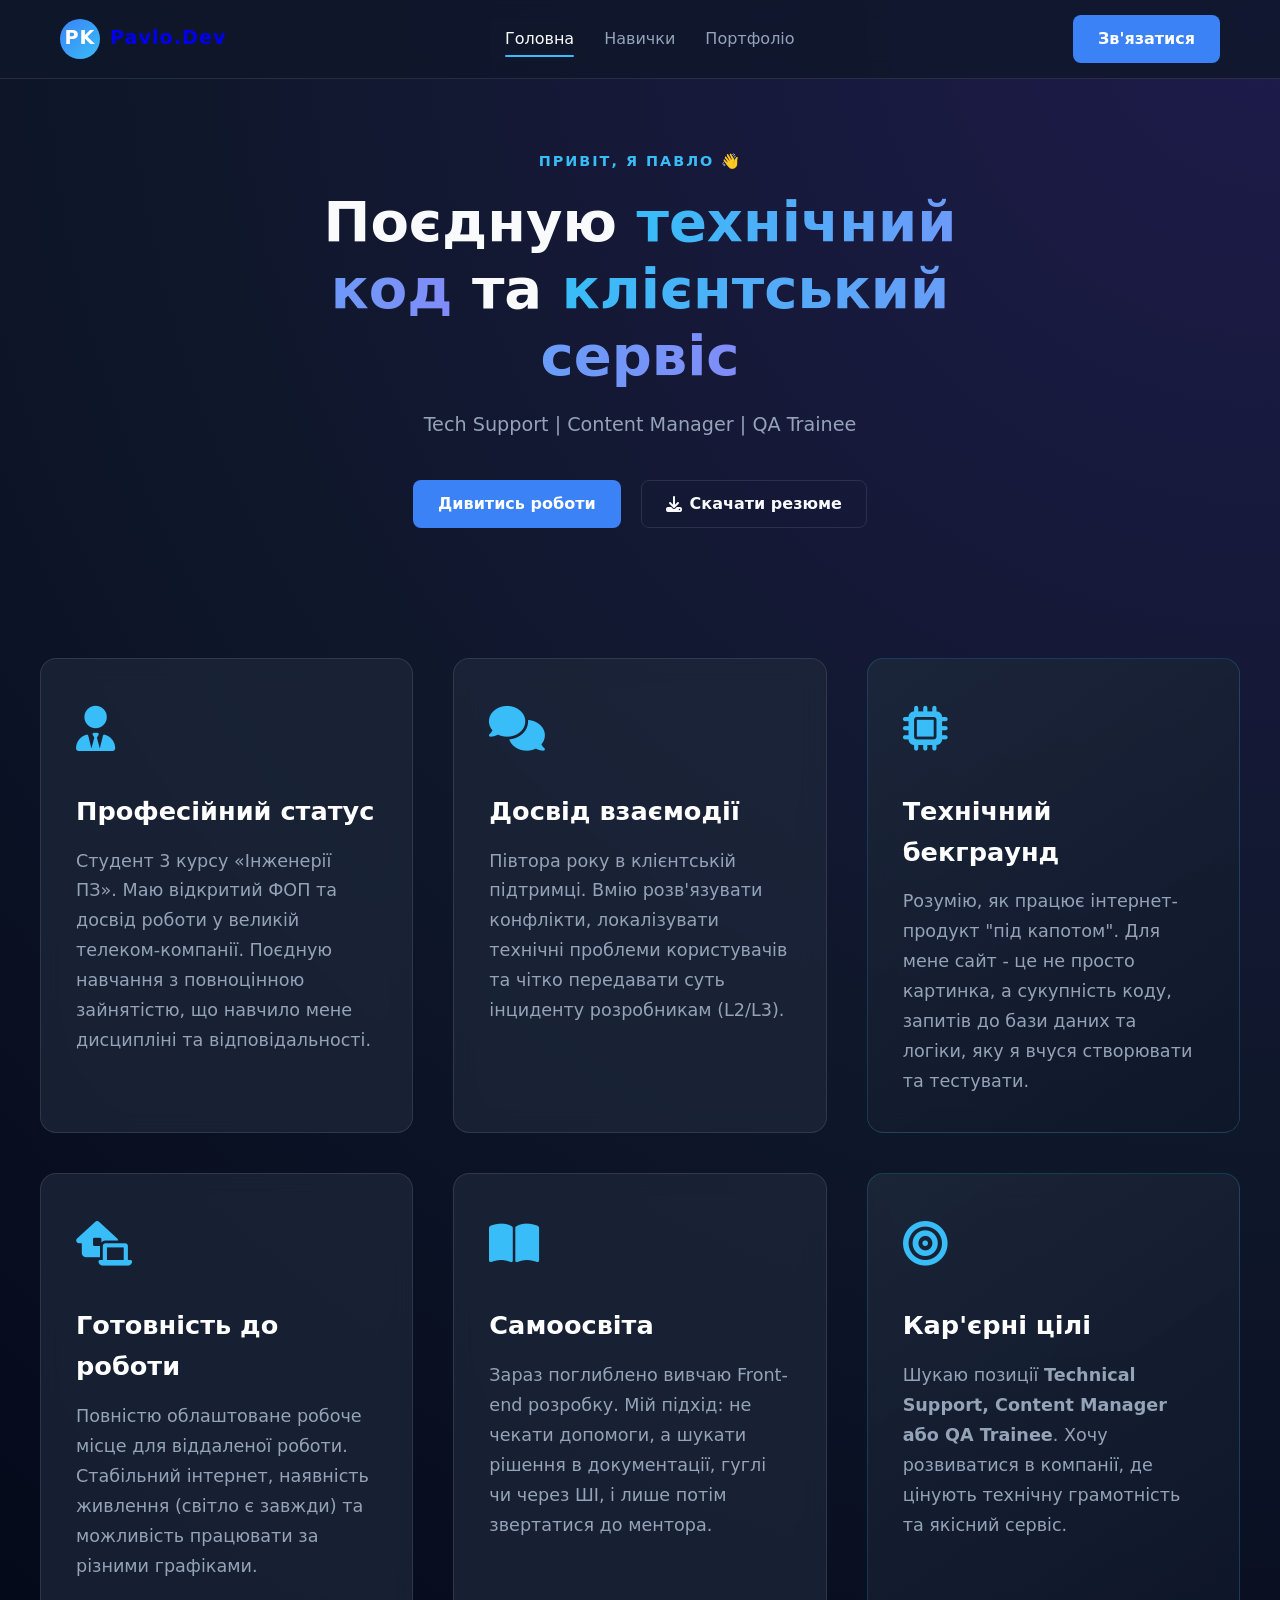
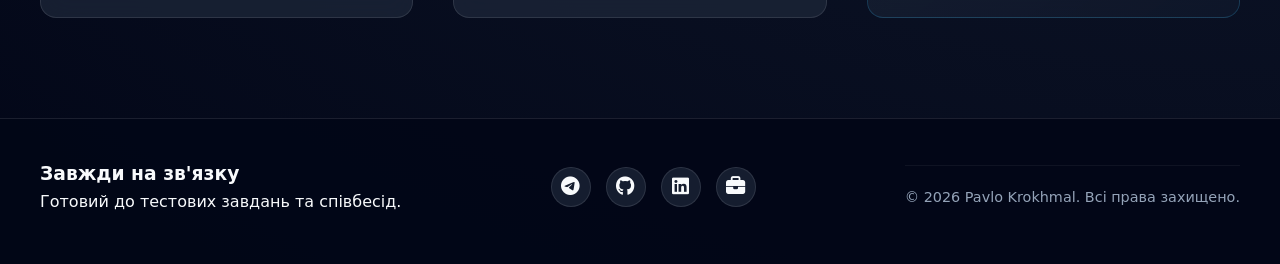
<file: index.html>
<!DOCTYPE html>
<html lang="uk">
<head>
    <meta charset="UTF-8">
    <meta name="viewport" content="width=device-width, initial-scale=1.0">
    <title>Павло Крохмаль | Tech Support & Web</title>
    <link rel="stylesheet" href="style.css">
    <link rel="stylesheet" href="https://cdnjs.cloudflare.com/ajax/libs/font-awesome/6.4.0/css/all.min.css">
    <meta name="viewport" content="width=device-width, initial-scale=1.0">
</head>
<body>

<header class="navbar">
    <div class="nav-container">
        <div class="logo">
            <a href="index.html" class="logo">
                <div class="avatar-placeholder">PK</div>
                <span>Pavlo.Dev</span>
            </a>
        </div>
        <nav class="nav-links">
            <a href="index.html" class="active">Головна</a>
            <a href="skills.html">Навички</a>
            <a href="portfolio.html">Портфоліо</a>
        </nav>
        <a href="https://t.me/Kroha_Kroha06" target="_blank" class="btn-primary">Зв'язатися</a>
    </div>
</header>

<section class="hero">
    <div class="hero-content">
        <p class="greeting">Привіт, я Павло 👋</p>
        <h1>Поєдную <span class="highlight">технічний код</span> та <span class="highlight">клієнтський сервіс</span></h1>
        <p class="subtitle">Tech Support | Content Manager | QA Trainee</p>
        <div class="hero-buttons">
            <a href="portfolio.html" class="btn-primary">Дивитись роботи</a>
            <a href="CV_Pavlo_Krokhmal_Final.pdf" download class="btn-secondary">
                <i class="fa-solid fa-download"></i> Скачати резюме
            </a>
        </div>
    </div>
</section>

<section class="about-section">
    <div class="container auto-grid">

        <div class="glass-card">
            <div class="card-icon"><i class="fa-solid fa-user-tie"></i></div>
            <h3>Професійний статус</h3>
            <p>Студент 3 курсу «Інженерії ПЗ». Маю відкритий ФОП та досвід роботи у великій телеком-компанії. Поєдную навчання з повноцінною зайнятістю, що навчило мене дисципліні та відповідальності.</p>
        </div>

        <div class="glass-card">
            <div class="card-icon"><i class="fa-solid fa-comments"></i></div>
            <h3>Досвід взаємодії</h3>
            <p>Півтора року в клієнтській підтримці. Вмію розв'язувати конфлікти, локалізувати технічні проблеми користувачів та чітко передавати суть інциденту розробникам (L2/L3).</p>
        </div>

        <div class="glass-card featured-card">
            <div class="card-icon"><i class="fa-solid fa-microchip"></i></div>
            <h3>Технічний бекграунд</h3>
            <p>Розумію, як працює інтернет-продукт "під капотом". Для мене сайт - це не просто картинка, а сукупність коду, запитів до бази даних та логіки, яку я вчуся створювати та тестувати.</p>
        </div>

        <div class="glass-card">
            <div class="card-icon"><i class="fa-solid fa-house-laptop"></i></div>
            <h3>Готовність до роботи</h3>
            <p>Повністю облаштоване робоче місце для віддаленої роботи. Стабільний інтернет, наявність живлення (світло є завжди) та можливість працювати за різними графіками.</p>
        </div>

        <div class="glass-card">
            <div class="card-icon"><i class="fa-solid fa-book-open"></i></div>
            <h3>Самоосвіта</h3>
            <p>Зараз поглиблено вивчаю Front-end розробку. Мій підхід: не чекати допомоги, а шукати рішення в документації, гуглі чи через ШІ, і лише потім звертатися до ментора.</p>
        </div>

        <div class="glass-card featured-card">
            <div class="card-icon"><i class="fa-solid fa-bullseye"></i></div>
            <h3>Кар'єрні цілі</h3>
            <p>Шукаю позиції <strong>Technical Support, Content Manager або QA Trainee</strong>. Хочу розвиватися в компанії, де цінують технічну грамотність та якісний сервіс.</p>
        </div>

    </div>
</section>

<footer class="footer" id="contact">
    <div class="footer-container">
        <div class="footer-info">
            <h3>Завжди на зв'язку</h3>
            <p>Готовий до тестових завдань та співбесід.</p>
        </div>
        <div class="social-links">
            <a href="https://t.me/Kroha_Kroha06" target="_blank" title="Telegram"><i class="fa-brands fa-telegram"></i></a>
            <a href="https://github.com/pashka006" target="_blank" title="GitHub"><i class="fa-brands fa-github"></i></a>
            <a href="https://www.linkedin.com/in/%D0%BF%D0%B0%D1%88%D0%B0-%D0%BA%D1%80%D0%BE%D1%85%D0%BC%D0%B0%D0%BB%D1%8C-2114ab3b1/" target="_blank" title="LinkedIn">
                <i class="fa-brands fa-linkedin"></i>
            </a>
            <a href="https://freelancehunt.com/freelancer/Pavlokrokh.html" target="_blank"><i class="fa-solid fa-briefcase"></i></a>
        </div>
    <div class="footer-bottom">
        <p>© 2026 Pavlo Krokhmal. Всі права захищено.</p>
    </div>
    </div>
</footer>

</body>
</html>
</file>
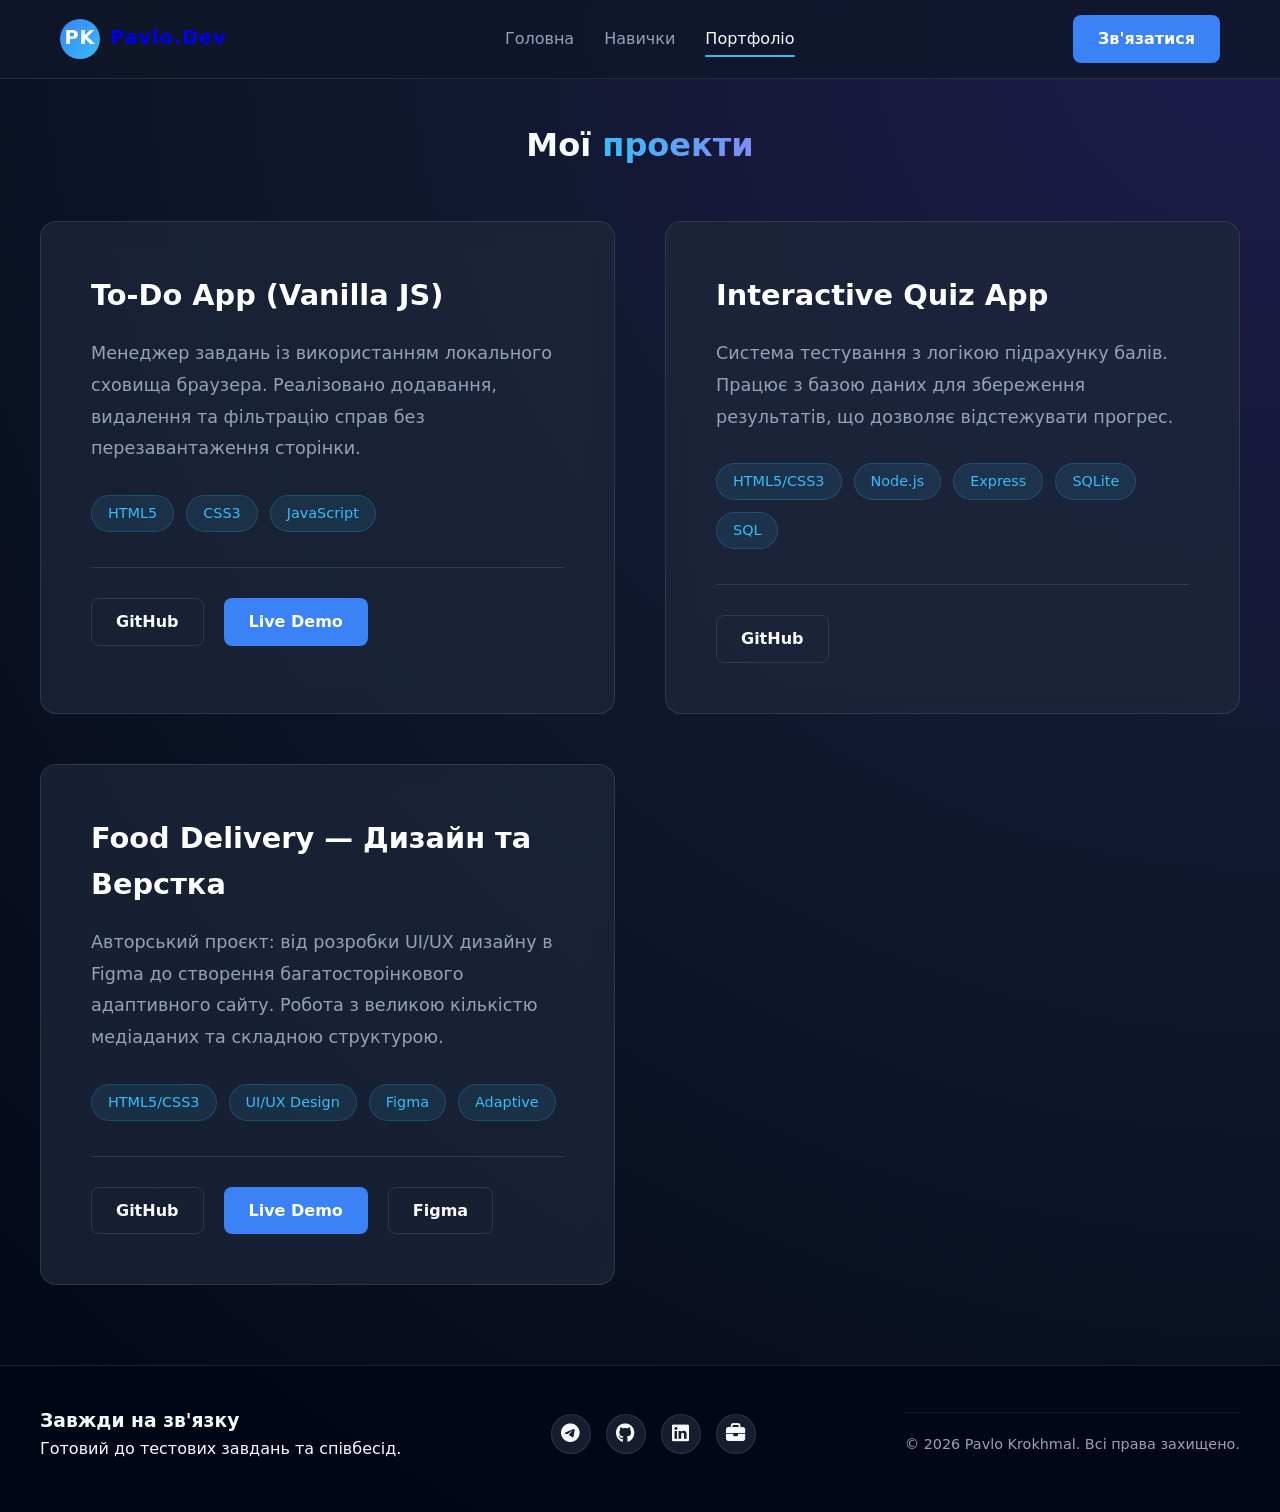
<file: portfolio.html>
<!DOCTYPE html>
<html lang="uk">
<head>
    <meta charset="UTF-8">
    <meta name="viewport" content="width=device-width, initial-scale=1.0">
    <title>Портфоліо | Павло Крохмаль</title>
    <link rel="stylesheet" href="style.css">
    <link rel="stylesheet" href="https://cdnjs.cloudflare.com/ajax/libs/font-awesome/6.4.0/css/all.min.css">
    <meta name="viewport" content="width=device-width, initial-scale=1.0">
</head>
<body>

<header class="navbar">
    <div class="nav-container">
        <div class="logo">
            <a href="index.html" class="logo">
                <div class="avatar-placeholder">PK</div>
                <span>Pavlo.Dev</span>
            </a>
        </div>
        <nav class="nav-links">
            <a href="index.html">Головна</a>
            <a href="skills.html">Навички</a>
            <a href="portfolio.html" class="active">Портфоліо</a>
        </nav>
        <a href="https://t.me/Kroha_Kroha06" target="_blank" class="btn-primary">Зв'язатися</a>
    </div>
</header>

<main class="container" style="padding-top: 120px;">
    <h1 style="text-align: center; margin-bottom: 50px;">Мої <span class="highlight">проекти</span></h1>

    <div class="portfolio-grid">

        <div class="glass-card project-card">
            <div class="project-info">
                <h3>To-Do App (Vanilla JS)</h3>
                <p>Менеджер завдань із використанням локального сховища браузера. Реалізовано додавання, видалення та фільтрацію справ без перезавантаження сторінки.</p>
                <div class="tags">
                    <span>HTML5</span>
                    <span>CSS3</span>
                    <span>JavaScript</span>
                </div>
                <div class="project-links">
                    <a href="https://github.com/pashka006/js-todo-list" target="_blank" class="btn-secondary">GitHub</a>
                    <a href="https://pashka006.github.io/js-todo-list/" target="_blank" class="btn-primary">Live Demo</a>
                </div>
            </div>
        </div>

        <div class="glass-card project-card">
            <div class="project-info">
                <h3>Interactive Quiz App</h3>
                <p>Система тестування з логікою підрахунку балів. Працює з базою даних для збереження результатів, що дозволяє відстежувати прогрес.</p>
                <div class="tags">
                    <span>HTML5/CSS3</span>
                    <span>Node.js</span>
                    <span>Express</span>
                    <span>SQLite</span>
                    <span>SQL</span>
                </div>
                <div class="project-links">
                    <a href="https://github.com/pashka006/QuizMaster-Final" target="_blank" class="btn-secondary">GitHub</a>
                </div>
            </div>
        </div>

        <div class="glass-card project-card">
            <div class="project-info">
                <h3>Food Delivery — Дизайн та Верстка</h3>
                <p>Авторський проєкт: від розробки UI/UX дизайну в Figma до створення багатосторінкового адаптивного сайту. Робота з великою кількістю медіаданих та складною структурою.</p>
                <div class="tags">
                    <span>HTML5/CSS3</span>
                    <span>UI/UX Design</span>
                    <span>Figma</span>
                    <span>Adaptive</span>
                </div>
                <div class="project-links">
                    <a href="https://github.com/pashka006/food-delivery-layout" target="_blank" class="btn-secondary">GitHub</a>
                    <a href="https://pashka006.github.io/food-delivery-layout/" target="_blank" class="btn-primary">Live Demo</a>
                    <a href="https://www.figma.com/design/uCFaTqHDtqVazzwgqVQs02/Food-Delivery?node-id=0-1&t=6uhAcFrzBsEfUosQ-1" target="_blank" class="btn-secondary">Figma</a>
                </div>
            </div>
        </div>

    </div>
</main>

<footer class="footer" id="contact">
    <div class="footer-container">
        <div class="footer-info">
            <h3>Завжди на зв'язку</h3>
            <p>Готовий до тестових завдань та співбесід.</p>
        </div>
        <div class="social-links">
            <a href="https://t.me/Kroha_Kroha06" target="_blank" title="Telegram"><i class="fa-brands fa-telegram"></i></a>
            <a href="https://github.com/pashka006" target="_blank" title="GitHub"><i class="fa-brands fa-github"></i></a>
            <a href="https://www.linkedin.com/in/%D0%BF%D0%B0%D1%88%D0%B0-%D0%BA%D1%80%D0%BE%D1%85%D0%BC%D0%B0%D0%BB%D1%8C-2114ab3b1/" target="_blank" title="LinkedIn">
                <i class="fa-brands fa-linkedin"></i>
            </a>
            <a href="https://freelancehunt.com/freelancer/Pavlokrokh.html" target="_blank"><i class="fa-solid fa-briefcase"></i></a>
        </div>
        <div class="footer-bottom">
            <p>© 2026 Pavlo Krokhmal. Всі права захищено.</p>
        </div>
    </div>
</footer>
</body>
</html>
</file>
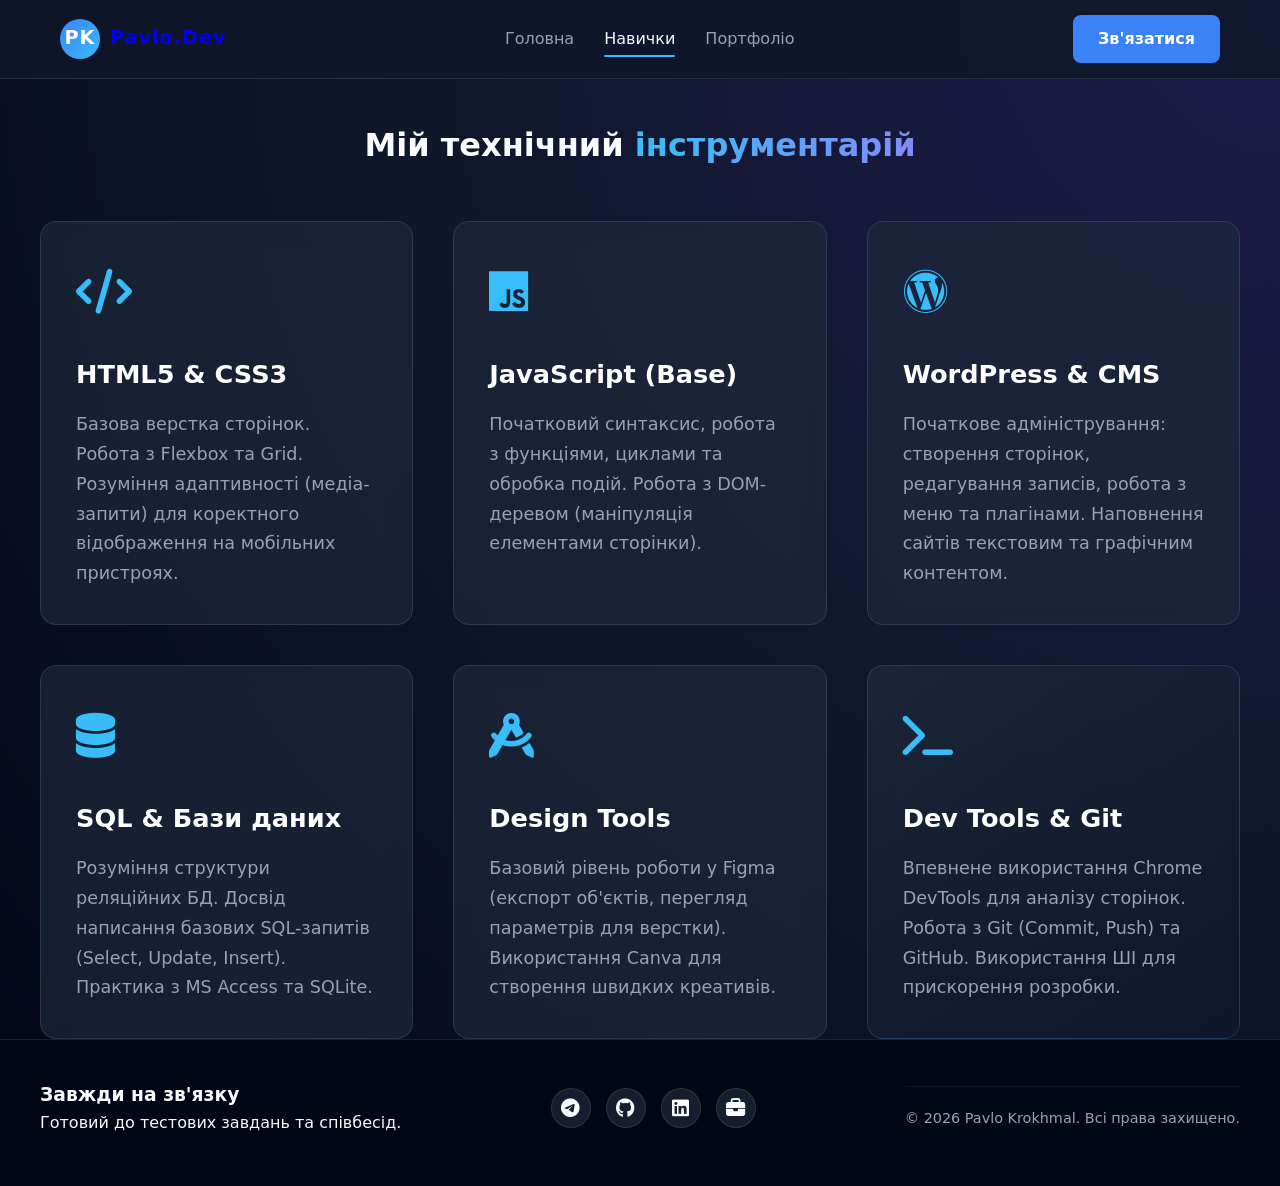
<file: skills.html>
<!DOCTYPE html>
<html lang="uk">
<head>
    <meta charset="UTF-8">
    <meta name="viewport" content="width=device-width, initial-scale=1.0">
    <title>Навички | Павло Крохмаль</title>
    <link rel="stylesheet" href="style.css">
    <link rel="stylesheet" href="https://cdnjs.cloudflare.com/ajax/libs/font-awesome/6.4.0/css/all.min.css">
    <meta name="viewport" content="width=device-width, initial-scale=1.0">
</head>
<body>

<header class="navbar">
    <div class="nav-container">
        <div class="logo">
            <a href="index.html" class="logo">
                <div class="avatar-placeholder">PK</div>
                <span>Pavlo.Dev</span>
            </a>
        </div>
        <nav class="nav-links">
            <a href="index.html">Головна</a>
            <a href="skills.html" class="active">Навички</a>
            <a href="portfolio.html">Портфоліо</a>
        </nav>
        <a href="https://t.me/Kroha_Kroha06" target="_blank" class="btn-primary">Зв'язатися</a>
    </div>
</header>

<main class="container" style="padding-top: 120px;">
    <h1 style="text-align: center; margin-bottom: 50px;">Мій технічний <span class="highlight">інструментарій</span></h1>

    <div class="auto-grid">

        <div class="glass-card">
            <div class="card-icon"><i class="fa-solid fa-code"></i></div>
            <h3>HTML5 & CSS3</h3>
            <p>Базова верстка сторінок. Робота з Flexbox та Grid. Розуміння адаптивності (медіа-запити) для коректного відображення на мобільних пристроях.</p>
        </div>

        <div class="glass-card">
            <div class="card-icon"><i class="fa-brands fa-js"></i></div>
            <h3>JavaScript (Base)</h3>
            <p>Початковий синтаксис, робота з функціями, циклами та обробка подій. Робота з DOM-деревом (маніпуляція елементами сторінки).</p>
        </div>

        <div class="glass-card">
            <div class="card-icon"><i class="fa-brands fa-wordpress"></i></div>
            <h3>WordPress & CMS</h3>
            <p>Початкове адміністрування: створення сторінок, редагування записів, робота з меню та плагінами. Наповнення сайтів текстовим та графічним контентом.</p>
        </div>

        <div class="glass-card">
            <div class="card-icon"><i class="fa-solid fa-database"></i></div>
            <h3>SQL & Бази даних</h3>
            <p>Розуміння структури реляційних БД. Досвід написання базових SQL-запитів (Select, Update, Insert). Практика з MS Access та SQLite.</p>
        </div>

        <div class="glass-card">
            <div class="card-icon"><i class="fa-solid fa-compass-drafting"></i></div>
            <h3>Design Tools</h3>
            <p>Базовий рівень роботи у Figma (експорт об'єктів, перегляд параметрів для верстки). Використання Canva для створення швидких креативів.</p>
        </div>

        <div class="glass-card featured-card">
            <div class="card-icon"><i class="fa-solid fa-terminal"></i></div>
            <h3>Dev Tools & Git</h3>
            <p>Впевнене використання Chrome DevTools для аналізу сторінок. Робота з Git (Commit, Push) та GitHub. Використання ШІ для прискорення розробки.</p>
        </div>

    </div>
</main>

<footer class="footer" id="contact">
    <div class="footer-container">
        <div class="footer-info">
            <h3>Завжди на зв'язку</h3>
            <p>Готовий до тестових завдань та співбесід.</p>
        </div>
        <div class="social-links">
            <a href="https://t.me/Kroha_Kroha06" target="_blank" title="Telegram"><i class="fa-brands fa-telegram"></i></a>
            <a href="https://github.com/pashka006" target="_blank" title="GitHub"><i class="fa-brands fa-github"></i></a>
            <a href="https://www.linkedin.com/in/%D0%BF%D0%B0%D1%88%D0%B0-%D0%BA%D1%80%D0%BE%D1%85%D0%BC%D0%B0%D0%BB%D1%8C-2114ab3b1/" target="_blank" title="LinkedIn">
                <i class="fa-brands fa-linkedin"></i>
            </a>
            <a href="https://freelancehunt.com/freelancer/Pavlokrokh.html" target="_blank"><i class="fa-solid fa-briefcase"></i></a>
        </div>
        <div class="footer-bottom">
            <p>© 2026 Pavlo Krokhmal. Всі права захищено.</p>
        </div>
    </div>
</footer>

</body>
</html>
</file>
<file: style.css>
/* --- ЗМІННІ (Колірна палітра) --- */
:root {
    --bg-dark: #0f172a;
    --bg-darker: #020617;
    --primary: #3b82f6;
    --primary-hover: #2563eb;
    --highlight: #38bdf8;
    --text-main: #f8fafc;
    --text-muted: #94a3b8;
    --glass-bg: rgba(30, 41, 59, 0.7);
    --glass-border: rgba(255, 255, 255, 0.1);
    --transition: all 0.3s ease;
}

/* --- БАЗОВІ НАЛАШТУВАННЯ --- */
* {
    margin: 0;
    padding: 0;
    box-sizing: border-box;
}

body {
    font-family: 'Segoe UI', system-ui, -apple-system, sans-serif;
    background: radial-gradient(circle at top right, #1e1b4b, var(--bg-dark), var(--bg-darker));
    color: var(--text-main);
    line-height: 1.6;
    min-height: 100vh;
    overflow-x: hidden;
}

a { text-decoration: none; }
ul { list-style: none; }

/* --- НАВІГАЦІЯ (HEADER) --- */
.navbar {
    position: fixed;
    top: 0;
    width: 100%;
    background: rgba(15, 23, 42, 0.8);
    backdrop-filter: blur(10px);
    border-bottom: 1px solid var(--glass-border);
    z-index: 1000;
}

.nav-container {
    max-width: 1200px;
    margin: 0 auto;
    padding: 15px 20px;
    display: flex;
    justify-content: space-between;
    align-items: center;
}

.logo {
    display: flex;
    align-items: center;
    gap: 10px;
    font-weight: 700;
    font-size: 1.2rem;
    letter-spacing: 1px;
}

.avatar-placeholder {
    width: 40px;
    height: 40px;
    background: linear-gradient(135deg, var(--primary), var(--highlight));
    border-radius: 50%;
    display: flex;
    align-items: center;
    justify-content: center;
    font-weight: bold;
    color: white;
}

.nav-links {
    display: flex;
    gap: 30px;
}

.nav-links a {
    color: var(--text-muted);
    font-weight: 500;
    transition: var(--transition);
    position: relative;
}

.nav-links a:hover, .nav-links a.active {
    color: var(--text-main);
}

.nav-links a.active::after {
    content: '';
    position: absolute;
    bottom: -5px;
    left: 0;
    width: 100%;
    height: 2px;
    background: var(--highlight);
    border-radius: 2px;
}

/* --- КНОПКИ --- */
.btn-primary {
    background: var(--primary);
    color: white;
    padding: 10px 24px;
    border-radius: 8px;
    font-weight: 600;
    transition: var(--transition);
    border: 1px solid transparent;
}

.btn-primary:hover {
    background: var(--primary-hover);
    box-shadow: 0 0 15px rgba(59, 130, 246, 0.4);
    transform: translateY(-2px);
}

.btn-secondary {
    background: transparent;
    color: var(--text-main);
    padding: 10px 24px;
    border-radius: 8px;
    font-weight: 600;
    border: 1px solid var(--glass-border);
    transition: var(--transition);
    display: inline-flex;
    align-items: center;
    gap: 8px;
}

.btn-secondary:hover {
    background: var(--glass-bg);
    border-color: var(--highlight);
}

/* --- HERO СЕКЦІЯ --- */
.hero {
    padding: 150px 20px 80px;
    text-align: center;
    max-width: 800px;
    margin: 0 auto;
}

.greeting {
    color: var(--highlight);
    font-weight: 600;
    margin-bottom: 15px;
    letter-spacing: 2px;
    text-transform: uppercase;
    font-size: 0.9rem;
}

.hero h1 {
    font-size: 3.5rem;
    line-height: 1.2;
    margin-bottom: 20px;
}

.highlight {
    background: linear-gradient(to right, #38bdf8, #818cf8);
    -webkit-background-clip: text;
    -webkit-text-fill-color: transparent;
}

.subtitle {
    color: var(--text-muted);
    font-size: 1.2rem;
    margin-bottom: 40px;
}

.hero-buttons {
    display: flex;
    justify-content: center;
    gap: 20px;
}

/* --- СІТКА КАРТОК (GLASSMORPHISM) --- */
.about-section {
    padding: 50px 20px 100px;
}

.container {
    max-width: 1200px;
    margin: 0 auto;
}

.auto-grid {
    display: grid;
    grid-template-columns: repeat(3, 1fr);
    gap: 40px;
}

.glass-card {
    background: var(--glass-bg);
    backdrop-filter: blur(12px);
    -webkit-backdrop-filter: blur(12px);
    border: 1px solid var(--glass-border);
    padding: 35px;
    border-radius: 16px;
    transition: var(--transition);
    min-height: 320px;
    display: flex;
    flex-direction: column;
}

.glass-card:hover {
    transform: translateY(-5px);
    border-color: rgba(56, 189, 248, 0.3);
    box-shadow: 0 10px 30px rgba(0, 0, 0, 0.2);
}

.featured-card {
    background: linear-gradient(145deg, rgba(30, 41, 59, 0.8), rgba(15, 23, 42, 0.9));
    border-color: rgba(56, 189, 248, 0.2);
}

.card-icon {
    font-size: 2.8rem;
    color: var(--highlight);
    margin-bottom: 25px;
}

.glass-card h3 {
    font-size: 1.6rem;
    margin-bottom: 15px;
    color: white;
}

.glass-card p, .custom-list li {
    color: var(--text-muted);
    font-size: 1.1rem;
    line-height: 1.7;
}

.text-highlight { color: var(--highlight); }

/* --- ФУТЕР --- */
.footer {
    background: rgba(2, 6, 23, 0.9);
    border-top: 1px solid var(--glass-border);
    padding: 40px 20px 20px;
}

.footer-container {
    max-width: 1200px;
    margin: 0 auto;
    display: flex;
    justify-content: space-between;
    align-items: center;
    flex-wrap: wrap;
    gap: 20px;
    margin-bottom: 30px;
}

.social-links {
    display: flex;
    gap: 15px;
}

.social-links a {
    display: inline-flex;
    align-items: center;
    justify-content: center;
    width: 40px;
    height: 40px;
    background: var(--glass-bg);
    border: 1px solid var(--glass-border);
    border-radius: 50%;
    color: var(--text-main);
    transition: var(--transition);
    font-size: 1.2rem;
}

.social-links a:hover {
    background: var(--primary);
    transform: scale(1.1);
}

.footer-bottom {
    text-align: center;
    color: var(--text-muted);
    font-size: 0.9rem;
    border-top: 1px solid rgba(255,255,255,0.05);
    padding-top: 20px;
}
/* --- ПОРТФОЛІО (ПРОЕКТИ) --- */
.portfolio-grid {
    display: grid;
    grid-template-columns: 1fr;
    gap: 60px;
    margin-top: 40px;
    margin-bottom: 80px;
}

@media (min-width: 1000px) {
    .portfolio-grid {
        grid-template-columns: repeat(2, 1fr);
        gap: 50px;
    }
}

.project-card {
    padding: 50px;
    display: flex;
    flex-direction: column;
    justify-content: space-between;
    min-height: 480px;
}

.project-info h3 {
    font-size: 1.8rem;
    margin-bottom: 20px;
    color: white;
}

.project-info p {
    font-size: 1.1rem;
    line-height: 1.8;
    margin-bottom: 30px;
    color: var(--text-muted);
}

.tags {
    margin-bottom: 35px;
    display: flex;
    gap: 12px;
    flex-wrap: wrap;
}

.tags span {
    background: rgba(56, 189, 248, 0.1);
    color: var(--highlight);
    padding: 6px 16px;
    border-radius: 20px;
    font-size: 0.9rem;
    border: 1px solid rgba(56, 189, 248, 0.2);
}

.project-links {
    margin-top: auto;
    padding-top: 30px;
    border-top: 1px solid var(--glass-border);
    display: flex;
    gap: 20px;
}

/* =========================================
   АДАПТИВНІСТЬ
   ========================================= */

@media (max-width: 1100px) {
    .auto-grid {
        grid-template-columns: repeat(2, 1fr);
        gap: 30px;
    }
}

@media (max-width: 768px) {
    .auto-grid {
        grid-template-columns: 1fr;
        gap: 20px;
    }

    .glass-card {
        padding: 25px;
        min-height: auto;
    }

    .navbar {
        position: relative;
    }

    .hero {
        padding-top: 50px;
    }

    .nav-container {
        flex-direction: column;
        justify-content: center;
        padding: 15px;
        gap: 15px;
    }

    .nav-links {
        flex-direction: column;
        align-items: center;
        gap: 12px;
    }
}
</file>
